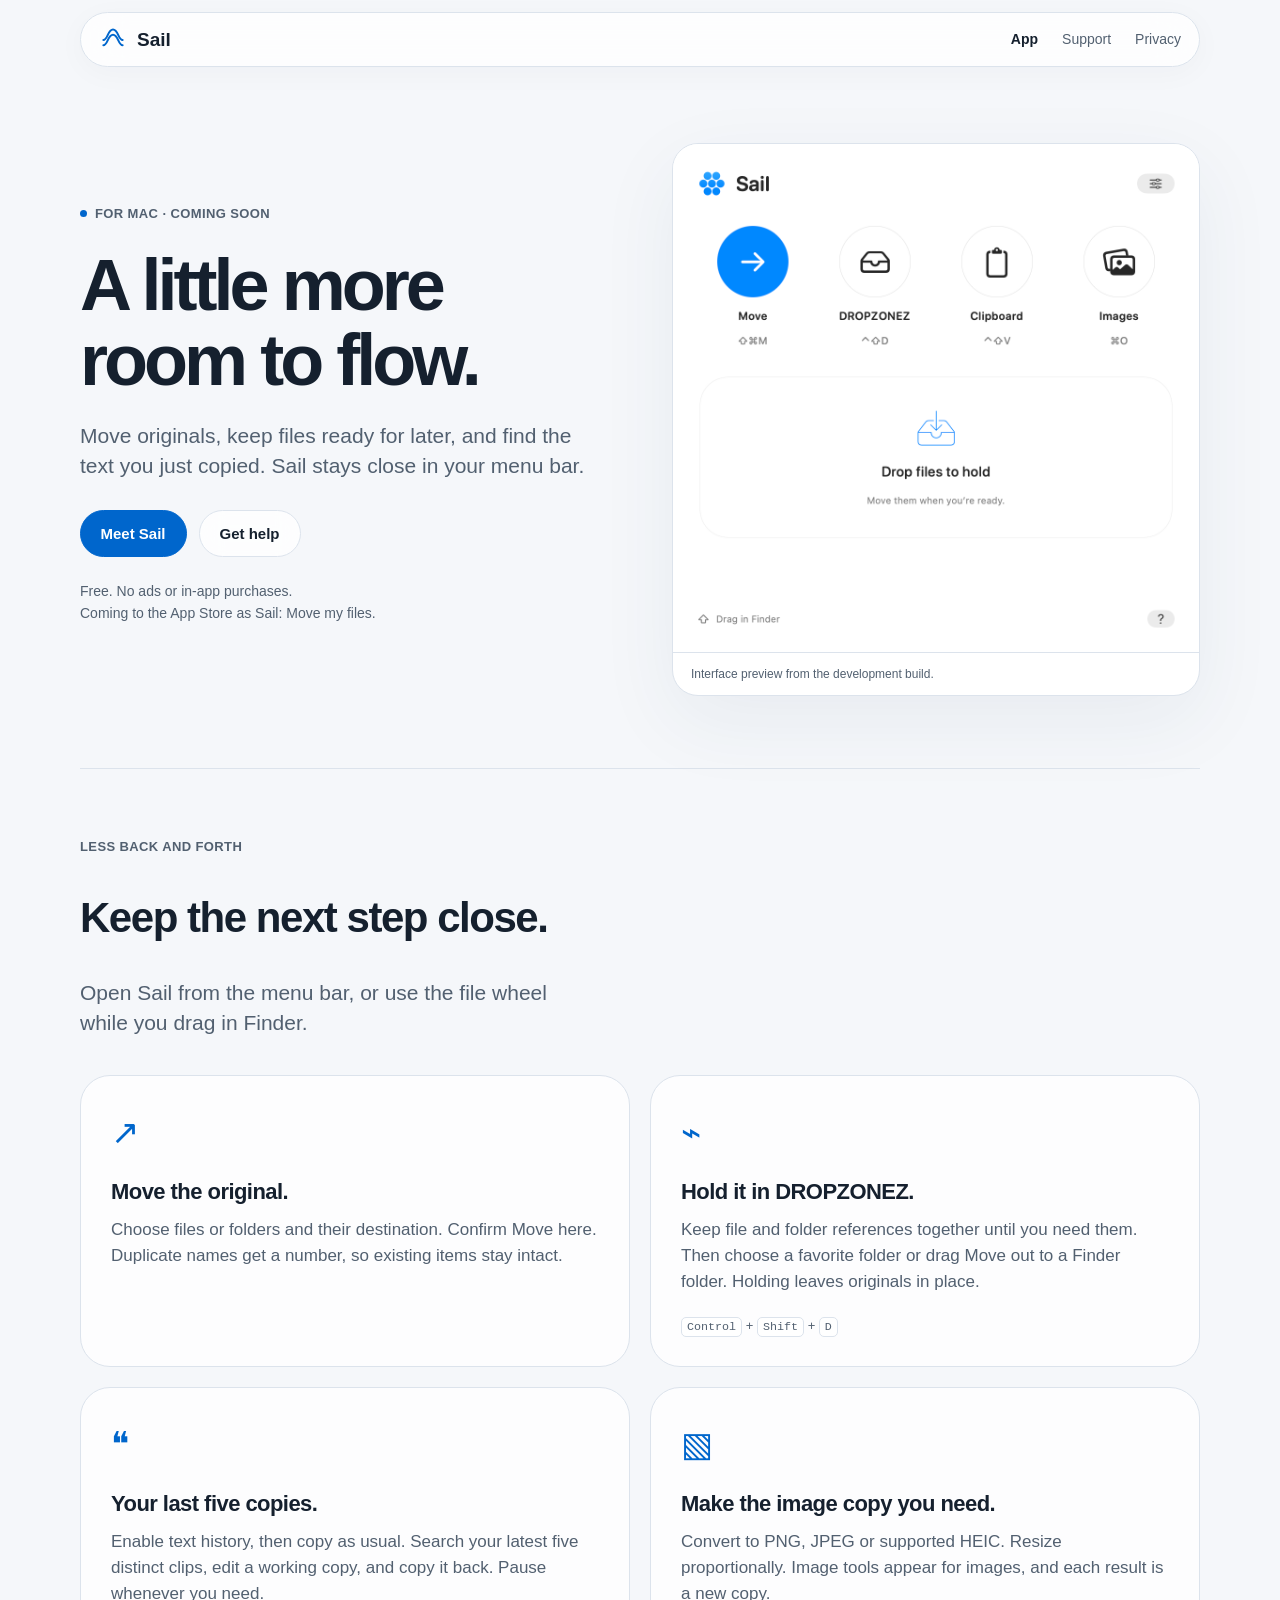
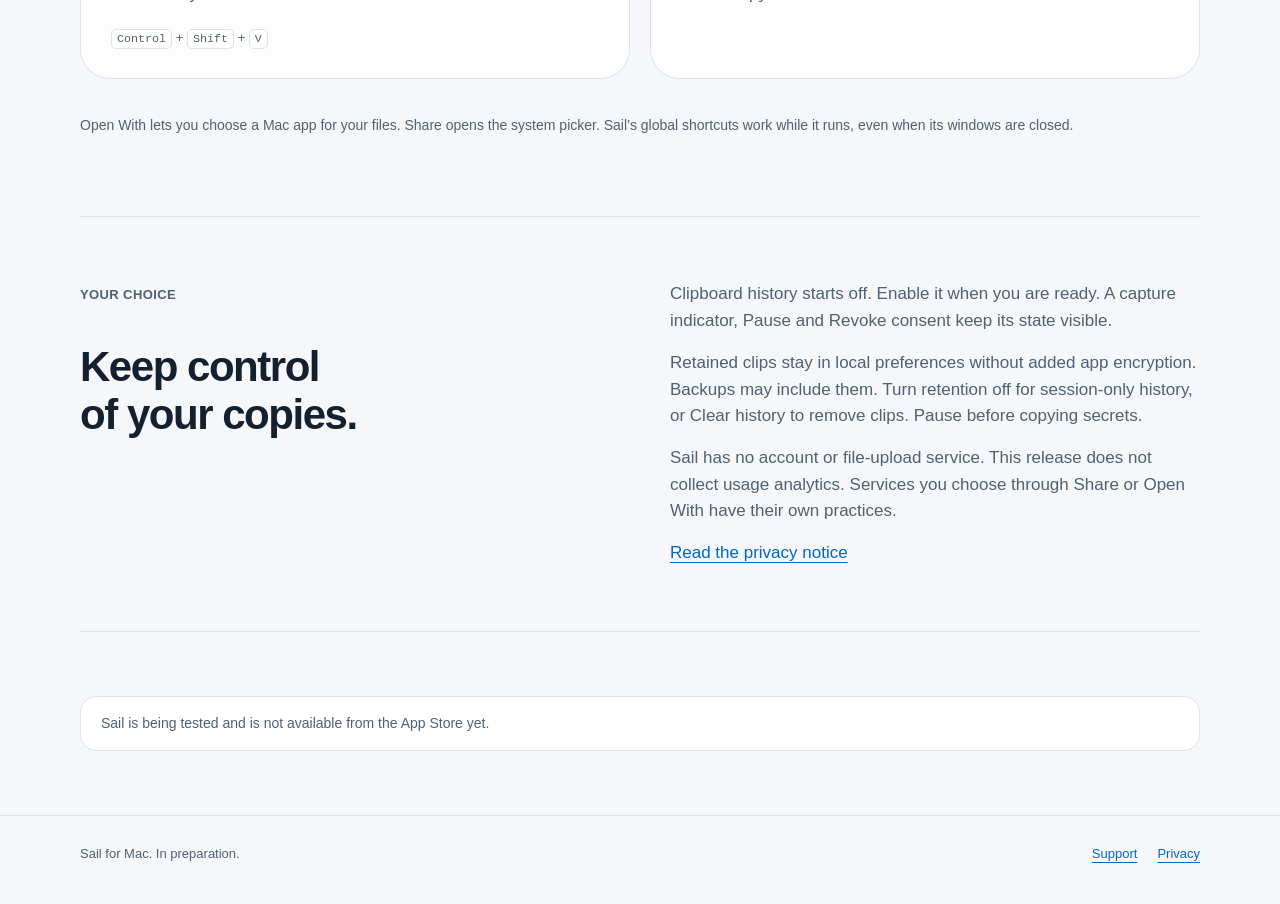
<file: index.html>
<!doctype html>
<html lang="en"><head><meta charset="utf-8"><meta name="viewport" content="width=device-width,initial-scale=1"><meta name="description" content="Sail for Mac. Move originals, hold files in DROPZONEZ, and reuse your last five text copies."><meta http-equiv="Content-Security-Policy" content="default-src 'self'; img-src 'self' data:; style-src 'self'; script-src 'self'; object-src 'none'; base-uri 'none'; form-action 'none'"><title>Sail: Move my files | Sail for Mac</title><link rel="icon" href="assets/app-icon.png"><link rel="stylesheet" href="site.css"></head><body><a class="skip" href="#main">Skip to content</a><header class="wrap"><div class="nav"><a class="brand" href="index.html"><svg class="mark" viewBox="0 0 32 32" fill="none" aria-hidden="true"><path d="M5 22C10 22 10 10 16 10S22 22 27 22M5 16C10 16 10 4 16 4S22 16 27 16" stroke="currentColor" stroke-width="2.3" stroke-linecap="round"/></svg><span>Sail</span></a><nav aria-label="Main"><a href="index.html" aria-current="page">App</a><a href="support.html">Support</a><a href="privacy.html">Privacy</a></nav></div></header><main id="main" class="wrap"><section class="hero"><div><div class="eyebrow"><span class="dot"></span>FOR MAC · COMING SOON</div><h1>A little more<br>room to flow.</h1><p class="lead">Move originals, keep files ready for later, and find the text you just copied. Sail stays close in your menu bar.</p><div class="actions"><a class="button primary" href="#workflows">Meet Sail</a><a class="button" href="support.html">Get help</a></div><p class="availability">Free. No ads or in-app purchases.<br>Coming to the App Store as Sail: Move my files.</p></div><figure class="preview"><img src="assets/app-preview.png" alt="Sail’s round Move, DROPZONEZ, Clipboard and Images actions" width="1120" height="1080"><figcaption>Interface preview from the development build.</figcaption></figure></section>
<section id="workflows" class="section"><div class="intro"><div class="eyebrow">LESS BACK AND FORTH</div><h2>Keep the next step close.</h2><p class="lead">Open Sail from the menu bar, or use the file wheel while you drag in Finder.</p></div><div class="feature-grid">
<article class="feature"><span class="feature-symbol" aria-hidden="true">↗</span><h3>Move the original.</h3><p>Choose files or folders and their destination. Confirm Move here. Duplicate names get a number, so existing items stay intact.</p></article>
<article class="feature"><span class="feature-symbol" aria-hidden="true">⌁</span><h3>Hold it in DROPZONEZ.</h3><p>Keep file and folder references together until you need them. Then choose a favorite folder or drag Move out to a Finder folder. Holding leaves originals in place.</p><p class="key-hint"><kbd>Control</kbd> + <kbd>Shift</kbd> + <kbd>D</kbd></p></article>
<article class="feature"><span class="feature-symbol" aria-hidden="true">❝</span><h3>Your last five copies.</h3><p>Enable text history, then copy as usual. Search your latest five distinct clips, edit a working copy, and copy it back. Pause whenever you need.</p><p class="key-hint"><kbd>Control</kbd> + <kbd>Shift</kbd> + <kbd>V</kbd></p></article>
<article class="feature"><span class="feature-symbol" aria-hidden="true">▧</span><h3>Make the image copy you need.</h3><p>Convert to PNG, JPEG or supported HEIC. Resize proportionally. Image tools appear for images, and each result is a new copy.</p></article></div><p class="small-note">Open With lets you choose a Mac app for your files. Share opens the system picker. Sail’s global shortcuts work while it runs, even when its windows are closed.</p></section>
<section class="section quiet"><div><div class="eyebrow">YOUR CHOICE</div><h2>Keep control<br>of your copies.</h2></div><div><p>Clipboard history starts off. Enable it when you are ready. A capture indicator, Pause and Revoke consent keep its state visible.</p><p>Retained clips stay in local preferences without added app encryption. Backups may include them. Turn retention off for session-only history, or Clear history to remove clips. Pause before copying secrets.</p><p>Sail has no account or file-upload service. This release does not collect usage analytics. Services you choose through Share or Open With have their own practices.</p><a href="privacy.html">Read the privacy notice</a></div></section>
<section class="section"><div class="notice">Sail is being tested and is not available from the App Store yet.</div></section></main><footer><div class="wrap footer-row"><span>Sail for Mac. In preparation.</span><div class="footer-links"><a href="support.html">Support</a><a href="privacy.html">Privacy</a></div></div></footer></body></html>
</file>
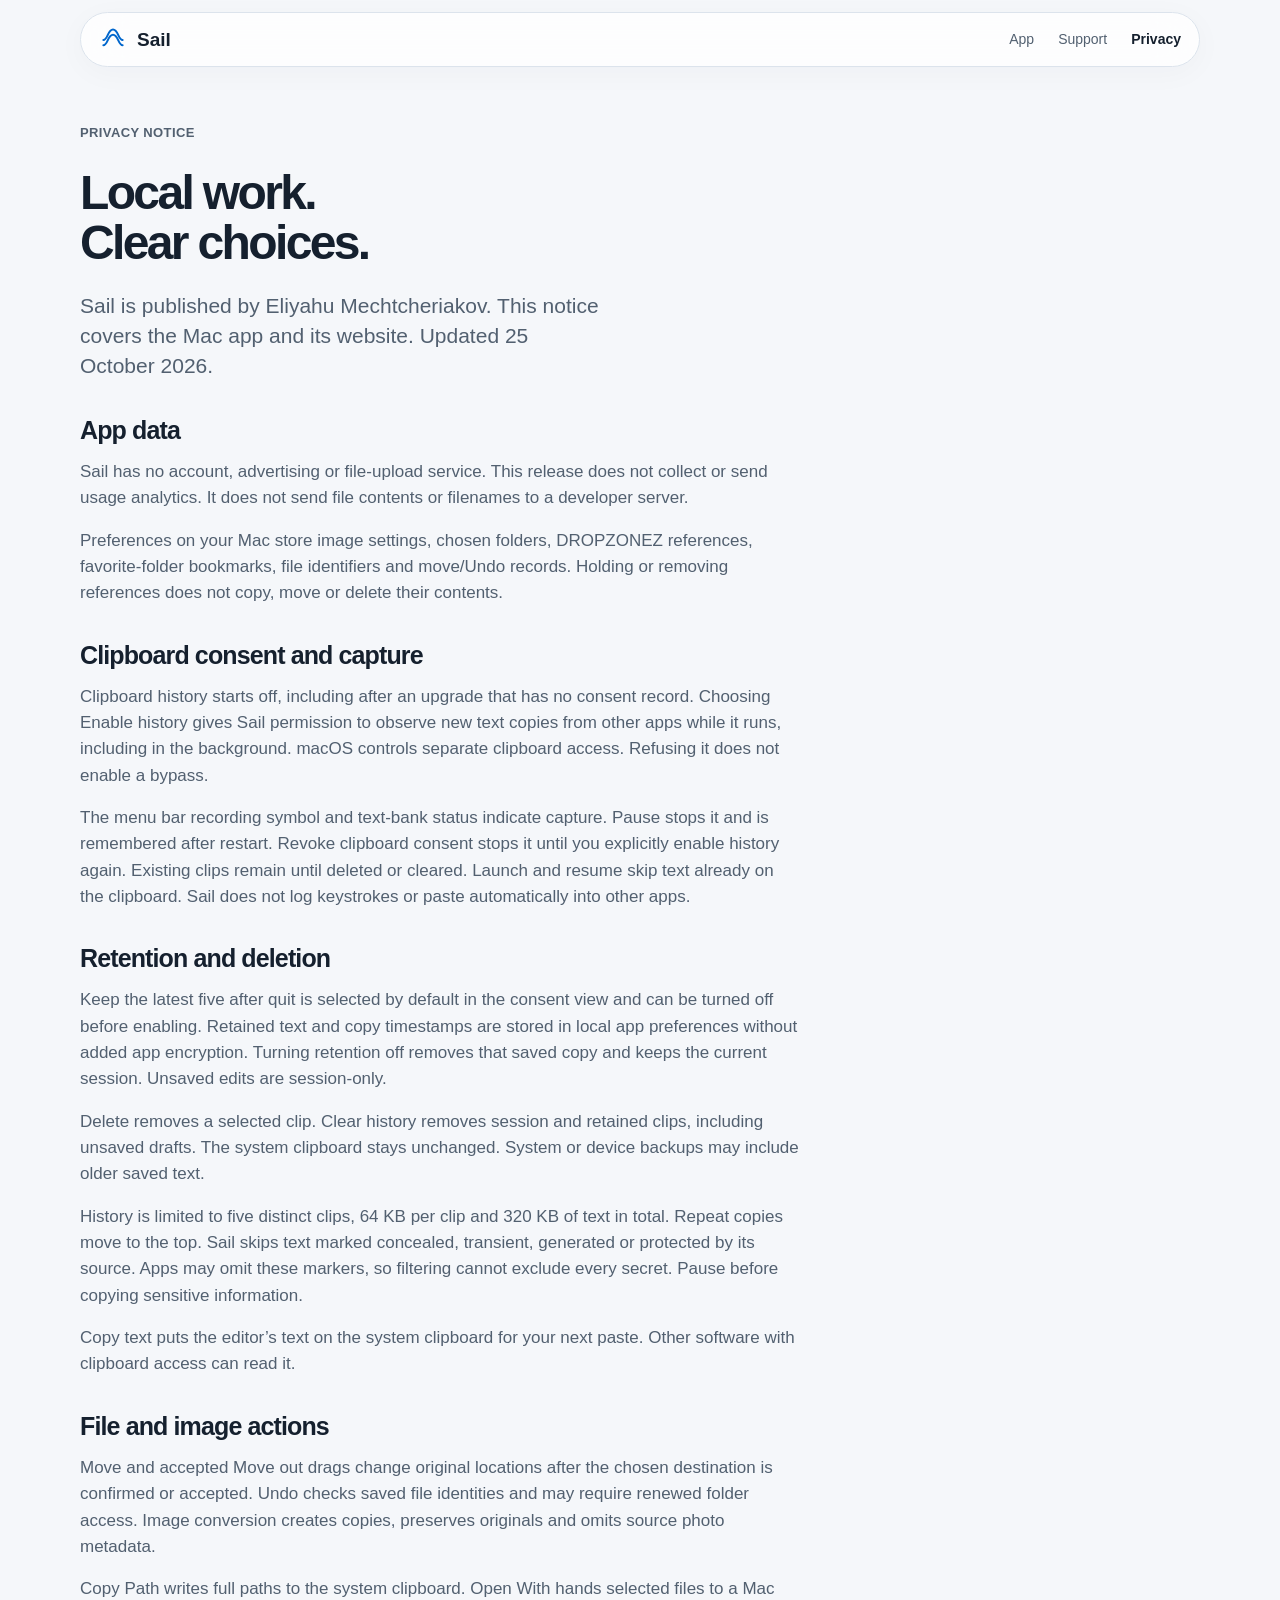
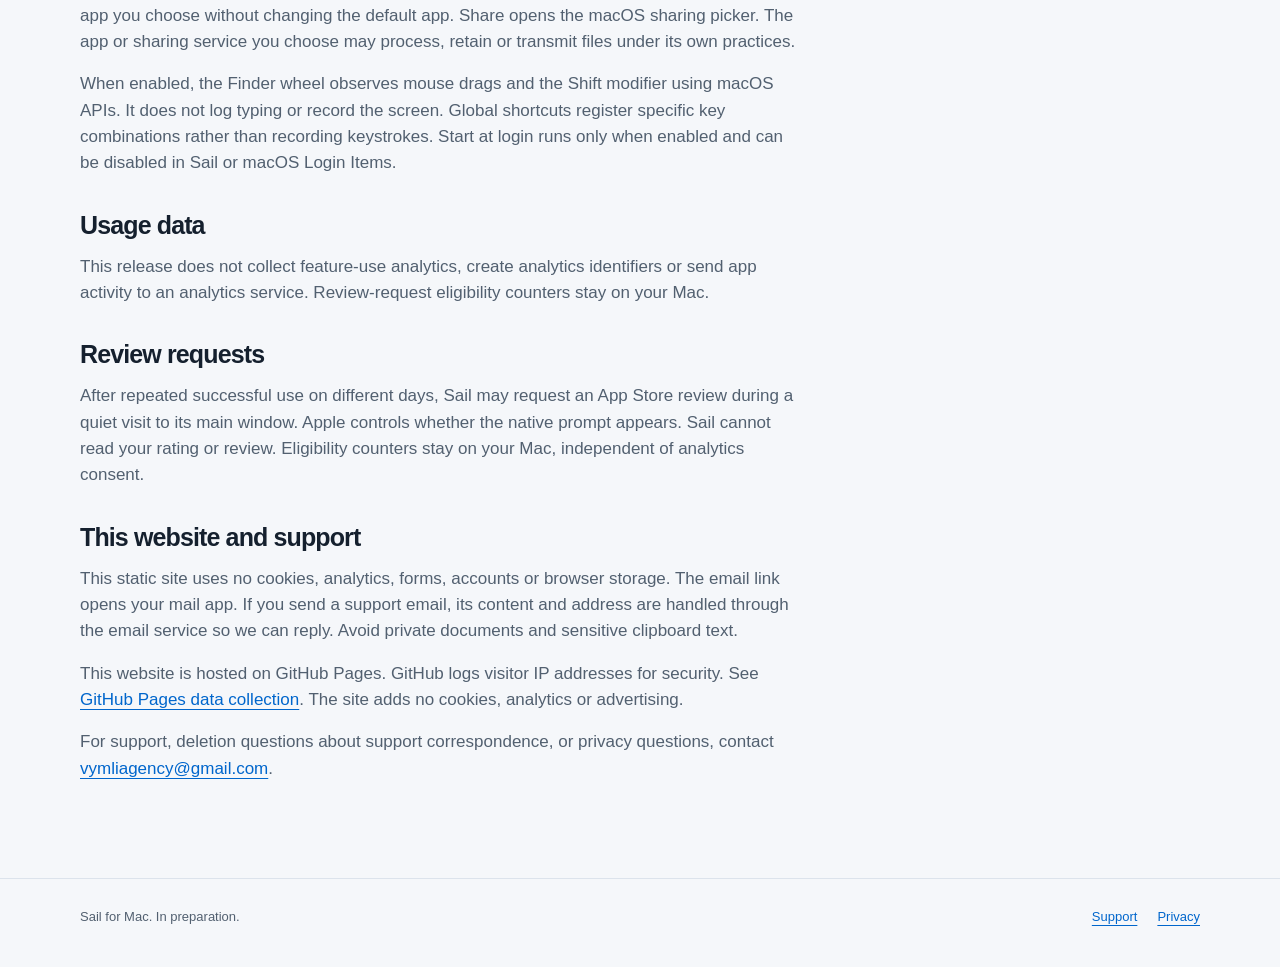
<file: privacy.html>
<!doctype html>
<html lang="en"><head><meta charset="utf-8"><meta name="viewport" content="width=device-width,initial-scale=1"><meta name="description" content="Sail for Mac. Move originals, hold files in DROPZONEZ, and reuse your last five text copies."><meta http-equiv="Content-Security-Policy" content="default-src 'self'; img-src 'self' data:; style-src 'self'; script-src 'self'; object-src 'none'; base-uri 'none'; form-action 'none'"><title>Privacy | Sail</title><link rel="icon" href="assets/app-icon.png"><link rel="stylesheet" href="site.css"></head><body><a class="skip" href="#main">Skip to content</a><header class="wrap"><div class="nav"><a class="brand" href="index.html"><svg class="mark" viewBox="0 0 32 32" fill="none" aria-hidden="true"><path d="M5 22C10 22 10 10 16 10S22 22 27 22M5 16C10 16 10 4 16 4S22 16 27 16" stroke="currentColor" stroke-width="2.3" stroke-linecap="round"/></svg><span>Sail</span></a><nav aria-label="Main"><a href="index.html">App</a><a href="support.html">Support</a><a href="privacy.html" aria-current="page">Privacy</a></nav></div></header><main id="main" class="wrap"><article class="prose"><div class="eyebrow">PRIVACY NOTICE</div><h1>Local work.<br>Clear choices.</h1><p class="lead">Sail is published by Eliyahu Mechtcheriakov. This notice covers the Mac app and its website. Updated 25 October 2026.</p>
<h2>App data</h2><p>Sail has no account, advertising or file-upload service. This release does not collect or send usage analytics. It does not send file contents or filenames to a developer server.</p><p>Preferences on your Mac store image settings, chosen folders, DROPZONEZ references, favorite-folder bookmarks, file identifiers and move/Undo records. Holding or removing references does not copy, move or delete their contents.</p>
<h2>Clipboard consent and capture</h2><p>Clipboard history starts off, including after an upgrade that has no consent record. Choosing Enable history gives Sail permission to observe new text copies from other apps while it runs, including in the background. macOS controls separate clipboard access. Refusing it does not enable a bypass.</p><p>The menu bar recording symbol and text-bank status indicate capture. Pause stops it and is remembered after restart. Revoke clipboard consent stops it until you explicitly enable history again. Existing clips remain until deleted or cleared. Launch and resume skip text already on the clipboard. Sail does not log keystrokes or paste automatically into other apps.</p>
<h2>Retention and deletion</h2><p>Keep the latest five after quit is selected by default in the consent view and can be turned off before enabling. Retained text and copy timestamps are stored in local app preferences without added app encryption. Turning retention off removes that saved copy and keeps the current session. Unsaved edits are session-only.</p><p>Delete removes a selected clip. Clear history removes session and retained clips, including unsaved drafts. The system clipboard stays unchanged. System or device backups may include older saved text.</p><p>History is limited to five distinct clips, 64 KB per clip and 320 KB of text in total. Repeat copies move to the top. Sail skips text marked concealed, transient, generated or protected by its source. Apps may omit these markers, so filtering cannot exclude every secret. Pause before copying sensitive information.</p><p>Copy text puts the editor’s text on the system clipboard for your next paste. Other software with clipboard access can read it.</p>
<h2>File and image actions</h2><p>Move and accepted Move out drags change original locations after the chosen destination is confirmed or accepted. Undo checks saved file identities and may require renewed folder access. Image conversion creates copies, preserves originals and omits source photo metadata.</p><p>Copy Path writes full paths to the system clipboard. Open With hands selected files to a Mac app you choose without changing the default app. Share opens the macOS sharing picker. The app or sharing service you choose may process, retain or transmit files under its own practices.</p><p>When enabled, the Finder wheel observes mouse drags and the Shift modifier using macOS APIs. It does not log typing or record the screen. Global shortcuts register specific key combinations rather than recording keystrokes. Start at login runs only when enabled and can be disabled in Sail or macOS Login Items.</p>
<h2>Usage data</h2><p>This release does not collect feature-use analytics, create analytics identifiers or send app activity to an analytics service. Review-request eligibility counters stay on your Mac.</p><h2>Review requests</h2><p>After repeated successful use on different days, Sail may request an App Store review during a quiet visit to its main window. Apple controls whether the native prompt appears. Sail cannot read your rating or review. Eligibility counters stay on your Mac, independent of analytics consent.</p><h2>This website and support</h2><p>This static site uses no cookies, analytics, forms, accounts or browser storage. The email link opens your mail app. If you send a support email, its content and address are handled through the email service so we can reply. Avoid private documents and sensitive clipboard text.</p><p>This website is hosted on GitHub Pages. GitHub logs visitor IP addresses for security. See <a href="https://docs.github.com/en/pages/getting-started-with-github-pages/what-is-github-pages#data-collection">GitHub Pages data collection</a>. The site adds no cookies, analytics or advertising.</p><p>For support, deletion questions about support correspondence, or privacy questions, contact <a href="mailto:vymliagency@gmail.com">vymliagency@gmail.com</a>.</p></article></main><footer><div class="wrap footer-row"><span>Sail for Mac. In preparation.</span><div class="footer-links"><a href="support.html">Support</a><a href="privacy.html">Privacy</a></div></div></footer></body></html>
</file>
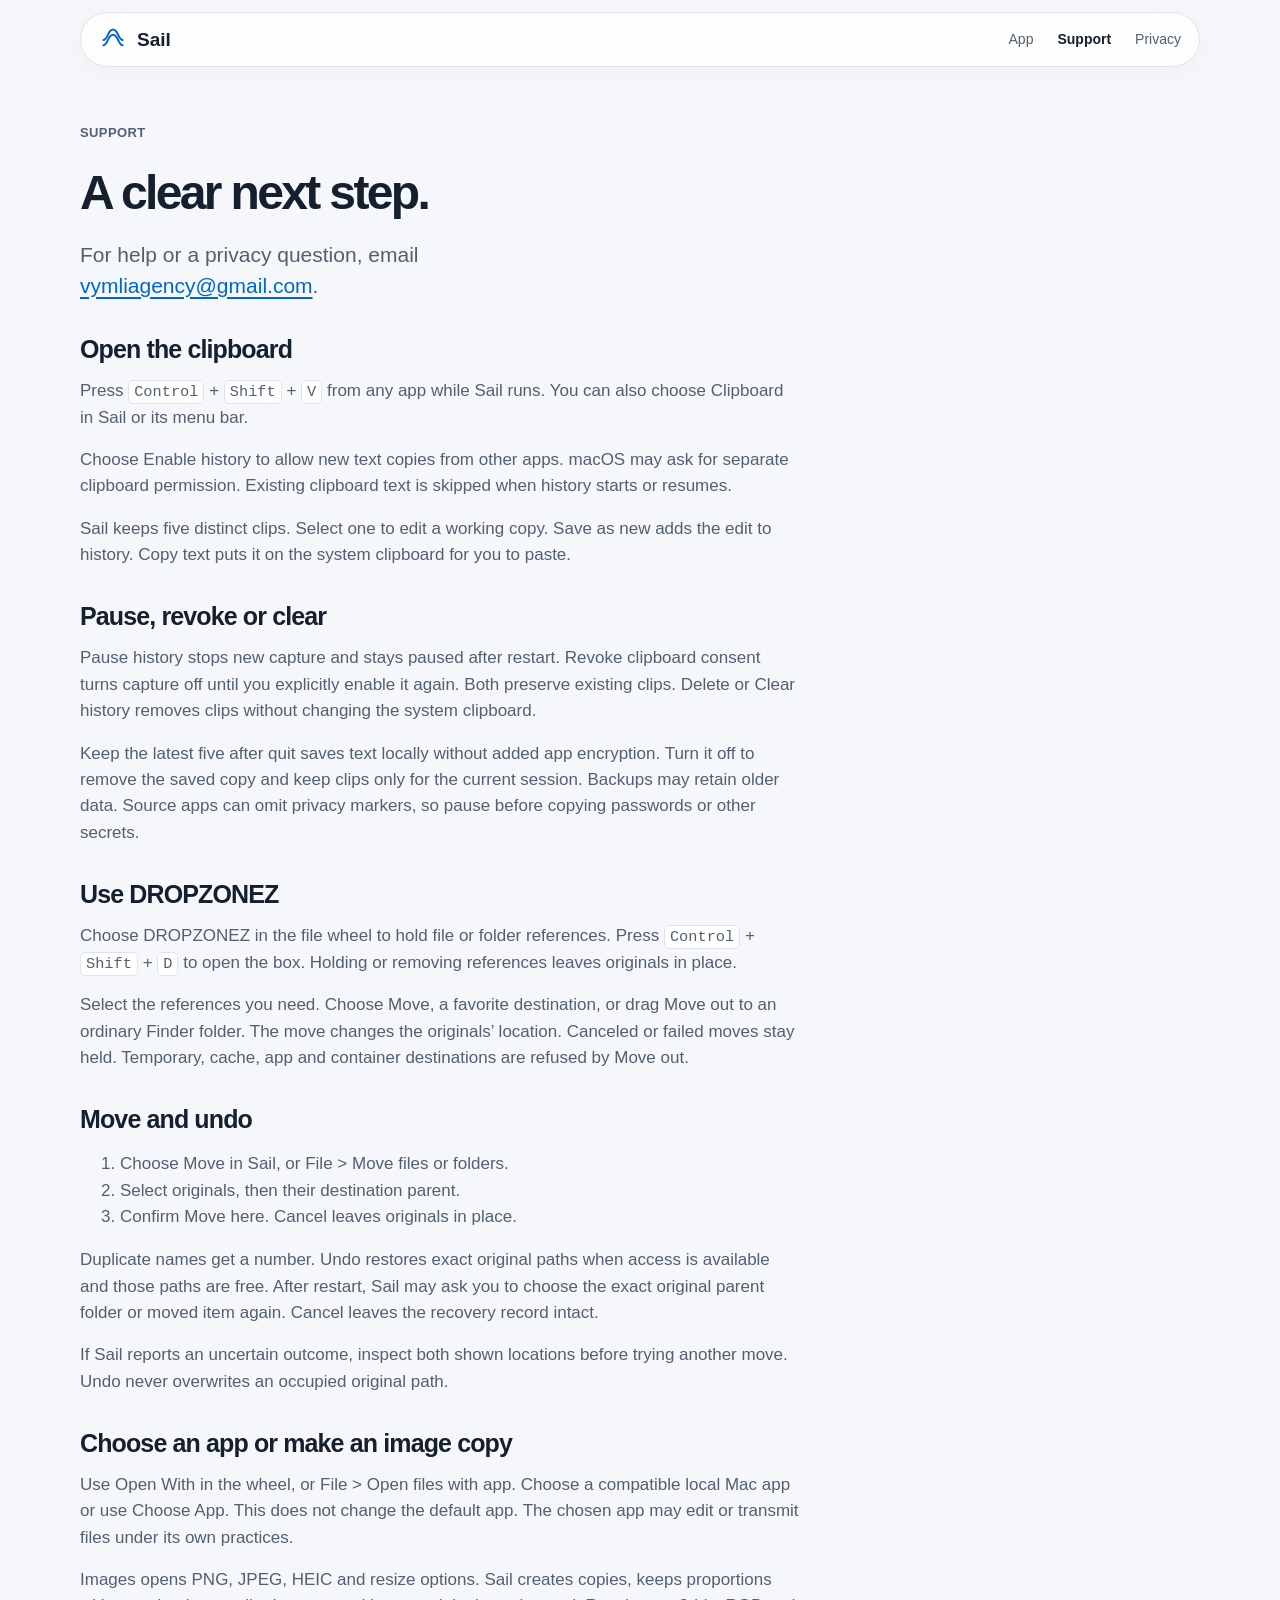
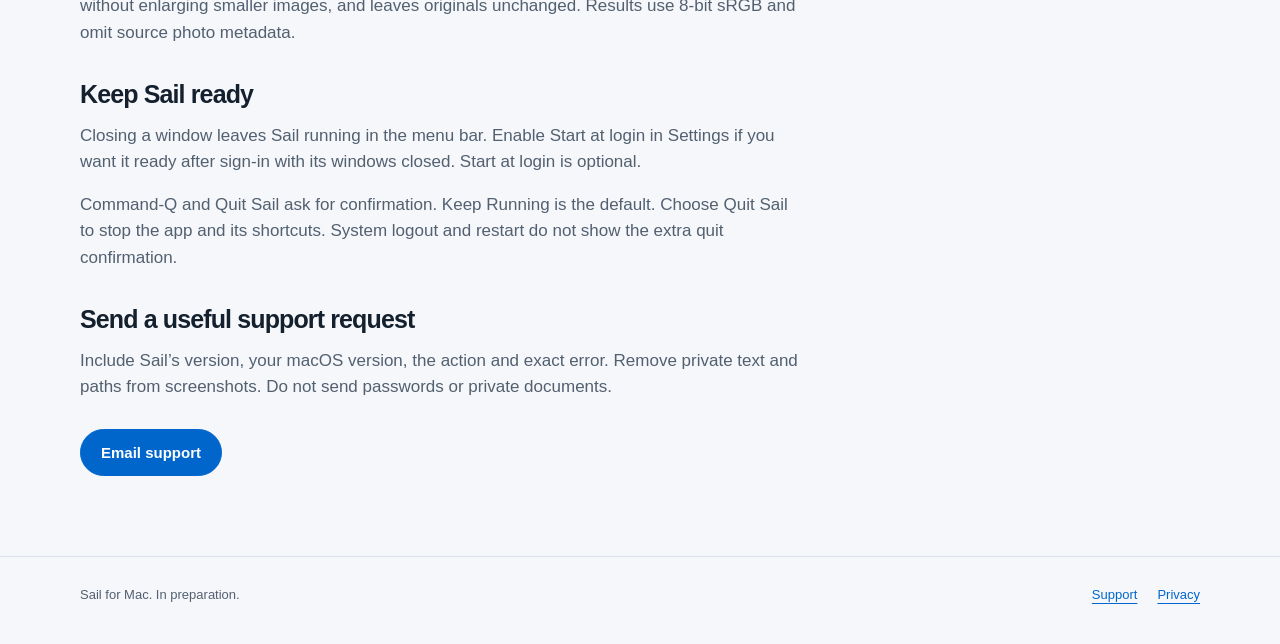
<file: support.html>
<!doctype html>
<html lang="en"><head><meta charset="utf-8"><meta name="viewport" content="width=device-width,initial-scale=1"><meta name="description" content="Sail for Mac. Move originals, hold files in DROPZONEZ, and reuse your last five text copies."><meta http-equiv="Content-Security-Policy" content="default-src 'self'; img-src 'self' data:; style-src 'self'; script-src 'self'; object-src 'none'; base-uri 'none'; form-action 'none'"><title>Support | Sail</title><link rel="icon" href="assets/app-icon.png"><link rel="stylesheet" href="site.css"></head><body><a class="skip" href="#main">Skip to content</a><header class="wrap"><div class="nav"><a class="brand" href="index.html"><svg class="mark" viewBox="0 0 32 32" fill="none" aria-hidden="true"><path d="M5 22C10 22 10 10 16 10S22 22 27 22M5 16C10 16 10 4 16 4S22 16 27 16" stroke="currentColor" stroke-width="2.3" stroke-linecap="round"/></svg><span>Sail</span></a><nav aria-label="Main"><a href="index.html">App</a><a href="support.html" aria-current="page">Support</a><a href="privacy.html">Privacy</a></nav></div></header><main id="main" class="wrap"><article class="prose"><div class="eyebrow">SUPPORT</div><h1>A clear next step.</h1><p class="lead">For help or a privacy question, email <a href="mailto:vymliagency@gmail.com">vymliagency@gmail.com</a>.</p>
<h2>Open the clipboard</h2><p>Press <kbd>Control</kbd> + <kbd>Shift</kbd> + <kbd>V</kbd> from any app while Sail runs. You can also choose Clipboard in Sail or its menu bar.</p><p>Choose Enable history to allow new text copies from other apps. macOS may ask for separate clipboard permission. Existing clipboard text is skipped when history starts or resumes.</p><p>Sail keeps five distinct clips. Select one to edit a working copy. Save as new adds the edit to history. Copy text puts it on the system clipboard for you to paste.</p><h2>Pause, revoke or clear</h2><p>Pause history stops new capture and stays paused after restart. Revoke clipboard consent turns capture off until you explicitly enable it again. Both preserve existing clips. Delete or Clear history removes clips without changing the system clipboard.</p><p>Keep the latest five after quit saves text locally without added app encryption. Turn it off to remove the saved copy and keep clips only for the current session. Backups may retain older data. Source apps can omit privacy markers, so pause before copying passwords or other secrets.</p>
<h2>Use DROPZONEZ</h2><p>Choose DROPZONEZ in the file wheel to hold file or folder references. Press <kbd>Control</kbd> + <kbd>Shift</kbd> + <kbd>D</kbd> to open the box. Holding or removing references leaves originals in place.</p><p>Select the references you need. Choose Move, a favorite destination, or drag Move out to an ordinary Finder folder. The move changes the originals’ location. Canceled or failed moves stay held. Temporary, cache, app and container destinations are refused by Move out.</p>
<h2>Move and undo</h2><ol><li>Choose Move in Sail, or File &gt; Move files or folders.</li><li>Select originals, then their destination parent.</li><li>Confirm Move here. Cancel leaves originals in place.</li></ol><p>Duplicate names get a number. Undo restores exact original paths when access is available and those paths are free. After restart, Sail may ask you to choose the exact original parent folder or moved item again. Cancel leaves the recovery record intact.</p><p>If Sail reports an uncertain outcome, inspect both shown locations before trying another move. Undo never overwrites an occupied original path.</p>
<h2>Choose an app or make an image copy</h2><p>Use Open With in the wheel, or File &gt; Open files with app. Choose a compatible local Mac app or use Choose App. This does not change the default app. The chosen app may edit or transmit files under its own practices.</p><p>Images opens PNG, JPEG, HEIC and resize options. Sail creates copies, keeps proportions without enlarging smaller images, and leaves originals unchanged. Results use 8-bit sRGB and omit source photo metadata.</p>
<h2>Keep Sail ready</h2><p>Closing a window leaves Sail running in the menu bar. Enable Start at login in Settings if you want it ready after sign-in with its windows closed. Start at login is optional.</p><p>Command-Q and Quit Sail ask for confirmation. Keep Running is the default. Choose Quit Sail to stop the app and its shortcuts. System logout and restart do not show the extra quit confirmation.</p>
<h2>Send a useful support request</h2><p>Include Sail’s version, your macOS version, the action and exact error. Remove private text and paths from screenshots. Do not send passwords or private documents.</p><div class="actions"><a class="button primary" href="mailto:vymliagency@gmail.com">Email support</a></div></article></main><footer><div class="wrap footer-row"><span>Sail for Mac. In preparation.</span><div class="footer-links"><a href="support.html">Support</a><a href="privacy.html">Privacy</a></div></div></footer></body></html>
</file>
<file: site.css>
:root{color-scheme:light dark;--bg:#f5f7fa;--paper:#fff;--ink:#15202e;--muted:#526070;--line:#dce3ec;--blue:#0066cc;--glass:rgba(255,255,255,.78)}*{box-sizing:border-box}html{scroll-behavior:smooth}body{margin:0;background:var(--bg);color:var(--ink);font:17px/1.55 -apple-system,BlinkMacSystemFont,"Segoe UI",sans-serif}a{color:var(--blue);text-underline-offset:4px}a:focus-visible,button:focus-visible{outline:3px solid var(--blue);outline-offset:5px}.skip{position:absolute;top:-80px;left:16px;z-index:20;padding:10px;background:var(--paper)}.skip:focus{top:12px}.wrap{width:min(1120px,calc(100% - 48px));margin:auto}header{position:sticky;top:12px;z-index:10;margin:12px auto 0}.nav{display:flex;align-items:center;justify-content:space-between;gap:20px;padding:12px 18px;border:1px solid var(--line);border-radius:30px;background:var(--glass);backdrop-filter:blur(20px);box-shadow:0 6px 30px #12284908}.brand{display:flex;gap:10px;align-items:center;font-size:19px;font-weight:650;color:var(--ink);text-decoration:none}.mark{width:28px;height:28px;color:var(--blue)}nav{display:flex;gap:24px;font-size:14px}nav a{color:var(--muted);text-decoration:none}nav a[aria-current=page]{color:var(--ink);font-weight:650}.hero{display:grid;grid-template-columns:1fr 1fr;gap:64px;align-items:center;padding:88px 0 72px}.eyebrow{display:inline-flex;align-items:center;gap:8px;color:var(--muted);font-size:13px;font-weight:600;letter-spacing:.03em}.dot{width:7px;height:7px;border-radius:50%;background:var(--blue)}h1{font-size:clamp(42px,6vw,72px);line-height:1.05;letter-spacing:-.055em;font-weight:650;margin:22px 0}h2{font-size:clamp(28px,4vw,42px);line-height:1.16;letter-spacing:-.035em;font-weight:630}h3{font-size:22px;letter-spacing:-.025em;margin:0 0 8px}p{margin:0 0 16px}.lead{font-size:21px;line-height:1.45;color:var(--muted);max-width:520px}.actions{display:flex;flex-wrap:wrap;gap:12px;margin-top:28px}.button{display:inline-flex;justify-content:center;align-items:center;min-height:46px;border-radius:24px;padding:11px 20px;border:1px solid var(--line);background:var(--glass);backdrop-filter:blur(12px);color:var(--ink);font-size:15px;font-weight:600;text-decoration:none;transition:transform .15s,box-shadow .15s}.button:hover{transform:translateY(-1px);box-shadow:0 6px 16px #12284912}.button.primary{background:var(--blue);border-color:var(--blue);color:white}.preview{margin:0;border:1px solid var(--line);background:var(--paper);border-radius:26px;overflow:hidden;box-shadow:0 25px 80px #1b3f6510}.preview img{display:block;width:100%;height:auto;max-height:600px;object-fit:cover;object-position:top}.preview figcaption{font-size:12px;color:var(--muted);padding:12px 18px;border-top:1px solid var(--line)}.intro{max-width:670px}.section{padding:64px 0;border-top:1px solid var(--line)}.workflow{display:grid;grid-template-columns:90px 1fr 1fr;gap:28px;align-items:center;padding:35px 0;border-bottom:1px solid var(--line)}.number{font-size:15px;color:var(--muted);align-self:start;padding-top:5px}.workflow p{color:var(--muted);max-width:440px}.flow{display:flex;gap:9px;align-items:center;flex-wrap:wrap}.pill{border:1px solid var(--line);border-radius:20px;padding:10px 15px;background:var(--paper);font-size:14px}.arrow{color:var(--muted)}.sample{background:var(--paper);border:1px solid var(--line);border-radius:20px;padding:20px;color:var(--muted);font-size:14px}.sample strong{color:var(--ink);display:block;margin-bottom:10px}.sample p{margin:0}.quiet{display:grid;grid-template-columns:1fr 1fr;gap:60px;align-items:start}.quiet p,.prose p,.prose li{color:var(--muted)}.prose{width:min(720px,100%);padding:64px 0 80px}.prose h1{font-size:48px}.prose h2{font-size:25px;margin:34px 0 14px}.prose ul{padding-left:22px}.notice{padding:16px 20px;border:1px solid var(--line);border-radius:16px;background:var(--paper);font-size:14px;color:var(--muted)}footer{border-top:1px solid var(--line);padding:28px 0 40px;color:var(--muted);font-size:13px}.footer-row{display:flex;gap:16px;justify-content:space-between;flex-wrap:wrap}.footer-links{display:flex;gap:20px}code,kbd{font-family:ui-monospace,SFMono-Regular,monospace;font-size:.9em}kbd{padding:2px 5px;border:1px solid var(--line);border-radius:5px;background:var(--paper)}@media(max-width:760px){.wrap{width:calc(100% - 32px)}header{top:8px}.nav{padding:11px 14px;gap:12px}nav{gap:14px;font-size:13px}.hero{grid-template-columns:1fr;gap:36px;padding:48px 0}.hero h1{font-size:56px}.preview{max-width:500px}.preview img{max-height:440px}.workflow{grid-template-columns:40px 1fr;gap:15px}.workflow>.flow,.workflow>.sample{grid-column:2}.quiet{grid-template-columns:1fr;gap:24px}.section{padding:44px 0}.prose{padding-top:40px}.prose h1{font-size:40px}.lead{font-size:19px}.brand{font-size:17px}}@media(prefers-color-scheme:dark){:root{--bg:#10151b;--paper:#18212c;--ink:#ecf2fa;--muted:#b2bfce;--line:#344152;--blue:#79b8ff;--glass:rgba(24,33,44,.86)}.button.primary{background:#176cba;border-color:#3385d2;color:white}.preview{box-shadow:0 25px 80px #0003}}@media(prefers-reduced-motion:reduce){html{scroll-behavior:auto}*{transition:none!important}.button:hover{transform:none}}@media(prefers-reduced-transparency:reduce){:root{--glass:var(--paper)}.nav,.button{backdrop-filter:none}}@media(forced-colors:active){.button,.nav,.preview,.sample,.pill{border:1px solid CanvasText}.button.primary{color:ButtonText;background:ButtonFace}}

.availability,.small-note{font-size:14px;color:var(--muted);margin-top:24px}.feature-grid{display:grid;grid-template-columns:1fr 1fr;gap:20px;margin:36px 0}.feature{padding:30px;border:1px solid var(--line);border-radius:30px;background:var(--glass)}.feature p{color:var(--muted);margin-bottom:0}.feature-symbol{display:block;font-size:34px;color:var(--blue);margin-bottom:16px}.feature .key-hint{margin-top:20px;font-size:13px}.preview img{max-height:none;object-fit:contain}.preview{align-self:center}.prose a{overflow-wrap:anywhere}nav a{display:inline-flex;align-items:center;min-height:28px}@media(max-width:760px){.feature-grid{grid-template-columns:1fr}.feature{padding:24px}.preview img{max-height:none}}
</file>
